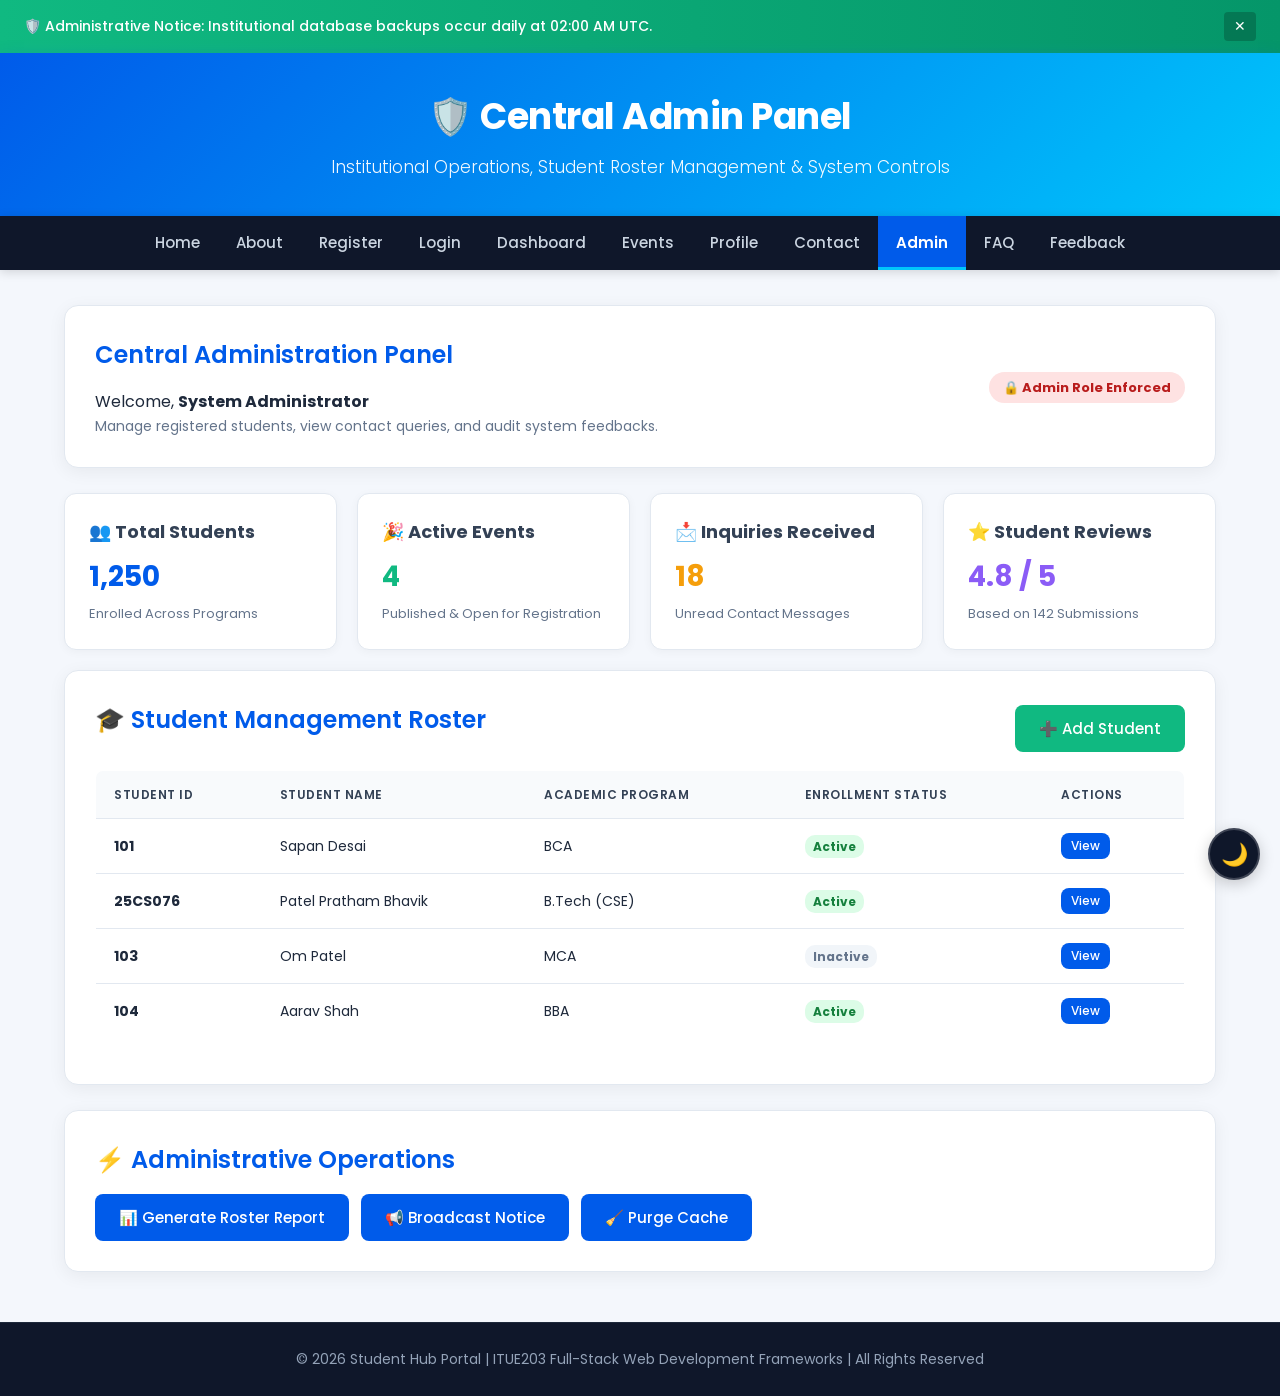
<file: admin.html>
<!DOCTYPE html>
<html lang="en">
<head>
    <meta charset="UTF-8">
    <meta name="viewport" content="width=device-width, initial-scale=1.0">
    <meta name="description" content="Central Administrator Control Panel">
    <title>Student Hub Portal - Admin</title>
    <link rel="stylesheet" href="style.css">
</head>
<body>
    <a href="#main-content" class="skip-link">Skip to Main Content</a>

    <div class="notification" id="notification" role="region" aria-label="Campus Announcement">
        <div>
            🛡️ Administrative Notice: Institutional database backups occur daily at 02:00 AM UTC.
        </div>
        <button onclick="closeBanner()" aria-label="Close Announcement Banner">✕</button>
    </div>

    <header role="banner">
        <h1>🛡️ Central Admin Panel</h1>
        <p>Institutional Operations, Student Roster Management & System Controls</p>
    </header>

    <nav role="navigation" aria-label="Primary Navigation">
        <div class="menu-btn" onclick="toggleMenu()" aria-label="Toggle navigation menu" role="button" tabindex="0">
            ☰
        </div>
        <div class="nav-links">
            <a href="index.html">Home</a>
            <a href="about.html">About</a>
            <a href="register.html">Register</a>
            <a href="login.html">Login</a>
            <a href="dashboard.html">Dashboard</a>
            <a href="events.html">Events</a>
            <a href="profile.html">Profile</a>
            <a href="contact.html">Contact</a>
            <a href="admin.html" class="active">Admin</a>
            <a href="faq.html">FAQ</a>
            <a href="feedback.html">Feedback</a>
        </div>
    </nav>

    <main id="main-content" class="container" role="main">
        <section class="card">
            <div style="display:flex;justify-content:space-between;align-items:center;flex-wrap:wrap;gap:15px;">
                <div>
                    <h2>Central Administration Panel</h2>
                    <p>Welcome, <strong>System Administrator</strong></p>
                    <p style="font-size:14px;color:#64748b;">Manage registered students, view contact queries, and audit system feedbacks.</p>
                </div>
                <div>
                    <span style="background:#fee2e2;color:#b91c1c;padding:6px 14px;border-radius:20px;font-size:13px;font-weight:bold;">
                        🔒 Admin Role Enforced
                    </span>
                </div>
            </div>
        </section>

        <!-- Metric Boxes -->
        <section class="dashboard" aria-label="Administrative Key Metrics">
            <div class="box">
                <h3>👥 Total Students</h3>
                <p style="font-size:28px;font-weight:bold;color:#005bea;">1,250</p>
                <span style="font-size:13px;color:#64748b;">Enrolled Across Programs</span>
            </div>
            <div class="box">
                <h3>🎉 Active Events</h3>
                <p style="font-size:28px;font-weight:bold;color:#10b981;">4</p>
                <span style="font-size:13px;color:#64748b;">Published & Open for Registration</span>
            </div>
            <div class="box">
                <h3>📩 Inquiries Received</h3>
                <p style="font-size:28px;font-weight:bold;color:#f59e0b;">18</p>
                <span style="font-size:13px;color:#64748b;">Unread Contact Messages</span>
            </div>
            <div class="box">
                <h3>⭐ Student Reviews</h3>
                <p style="font-size:28px;font-weight:bold;color:#8b5cf6;">4.8 / 5</p>
                <span style="font-size:13px;color:#64748b;">Based on 142 Submissions</span>
            </div>
        </section>

        <!-- Student Roster Table -->
        <section class="card">
            <div style="display:flex;justify-content:space-between;align-items:center;flex-wrap:wrap;gap:10px;margin-bottom:15px;">
                <h2>🎓 Student Management Roster</h2>
                <button type="button" onclick="openModal('Add Student Dialog: Enter Roll Number, Student Name, Program, and Contact to register new entry.', 'Create Student')" style="background:#10b981;">
                    ➕ Add Student
                </button>
            </div>

            <table>
                <thead>
                    <tr>
                        <th scope="col">Student ID</th>
                        <th scope="col">Student Name</th>
                        <th scope="col">Academic Program</th>
                        <th scope="col">Enrollment Status</th>
                        <th scope="col">Actions</th>
                    </tr>
                </thead>
                <tbody>
                    <tr>
                        <td><strong>101</strong></td>
                        <td>Sapan Desai</td>
                        <td>BCA</td>
                        <td><span style="background:#dcfce7;color:#15803d;padding:3px 8px;border-radius:10px;font-size:12px;font-weight:bold;">Active</span></td>
                        <td>
                            <button type="button" onclick="openModal('Viewing Record for Sapan Desai (ID: 101). Program: BCA.', 'Student Details')" style="padding:4px 10px;font-size:12px;">
                                View
                            </button>
                        </td>
                    </tr>
                    <tr>
                        <td><strong>25CS076</strong></td>
                        <td>Patel Pratham Bhavik</td>
                        <td>B.Tech (CSE)</td>
                        <td><span style="background:#dcfce7;color:#15803d;padding:3px 8px;border-radius:10px;font-size:12px;font-weight:bold;">Active</span></td>
                        <td>
                            <button type="button" onclick="openModal('Viewing Record for Patel Pratham Bhavik (ID: 25CS076). Program: B.Tech (CSE). Overall CGPA: 8.5.', 'Student Details')" style="padding:4px 10px;font-size:12px;">
                                View
                            </button>
                        </td>
                    </tr>
                    <tr>
                        <td><strong>103</strong></td>
                        <td>Om Patel</td>
                        <td>MCA</td>
                        <td><span style="background:#f1f5f9;color:#64748b;padding:3px 8px;border-radius:10px;font-size:12px;font-weight:bold;">Inactive</span></td>
                        <td>
                            <button type="button" onclick="openModal('Viewing Record for Om Patel (ID: 103). Program: MCA.', 'Student Details')" style="padding:4px 10px;font-size:12px;">
                                View
                            </button>
                        </td>
                    </tr>
                    <tr>
                        <td><strong>104</strong></td>
                        <td>Aarav Shah</td>
                        <td>BBA</td>
                        <td><span style="background:#dcfce7;color:#15803d;padding:3px 8px;border-radius:10px;font-size:12px;font-weight:bold;">Active</span></td>
                        <td>
                            <button type="button" onclick="openModal('Viewing Record for Aarav Shah (ID: 104). Program: BBA.', 'Student Details')" style="padding:4px 10px;font-size:12px;">
                                View
                            </button>
                        </td>
                    </tr>
                </tbody>
            </table>
        </section>

        <!-- Admin Quick Actions -->
        <section class="card">
            <h2>⚡ Administrative Operations</h2>
            <div style="display:flex;gap:12px;flex-wrap:wrap;margin-top:10px;">
                <button type="button" onclick="openModal('📄 Full Enrollment Report generated for Odd Semester 2026. Ready for CSV download.', 'Student Roster')">
                    📊 Generate Roster Report
                </button>
                <button type="button" onclick="openModal('📢 Broadcast Message: Announcement dispatched to all enrolled student emails.', 'Broadcast Notice')">
                    📢 Broadcast Notice
                </button>
                <button type="button" onclick="openModal('🛠️ System Cache Cleared and Session store optimized.', 'Cache Purge')">
                    🧹 Purge Cache
                </button>
            </div>
        </section>
    </main>

    <div class="modal" id="modal" role="dialog" aria-modal="true" aria-labelledby="modalTitle" style="display:none;">
        <div class="modal-content">
            <span class="close" onclick="closeModal()" aria-label="Close dialog">&times;</span>
            <h2 id="modalTitle">🎓 Notification</h2>
            <p id="modalText">Message goes here...</p>
            <br>
            <button type="button" onclick="closeModal()">Close</button>
        </div>
    </div>

    <button class="theme-btn" id="themeBtn" aria-label="Toggle dark mode theme">🌙</button>
    <button id="scrollTopBtn" onclick="scrollTopPage()" aria-label="Scroll back to top of page">⬆</button>

    <footer role="contentinfo">
        <p>© 2026 Student Hub Portal | ITUE203 Full-Stack Web Development Frameworks | All Rights Reserved</p>
    </footer>

    <script src="script.js"></script>
</body>
</html>
</file>
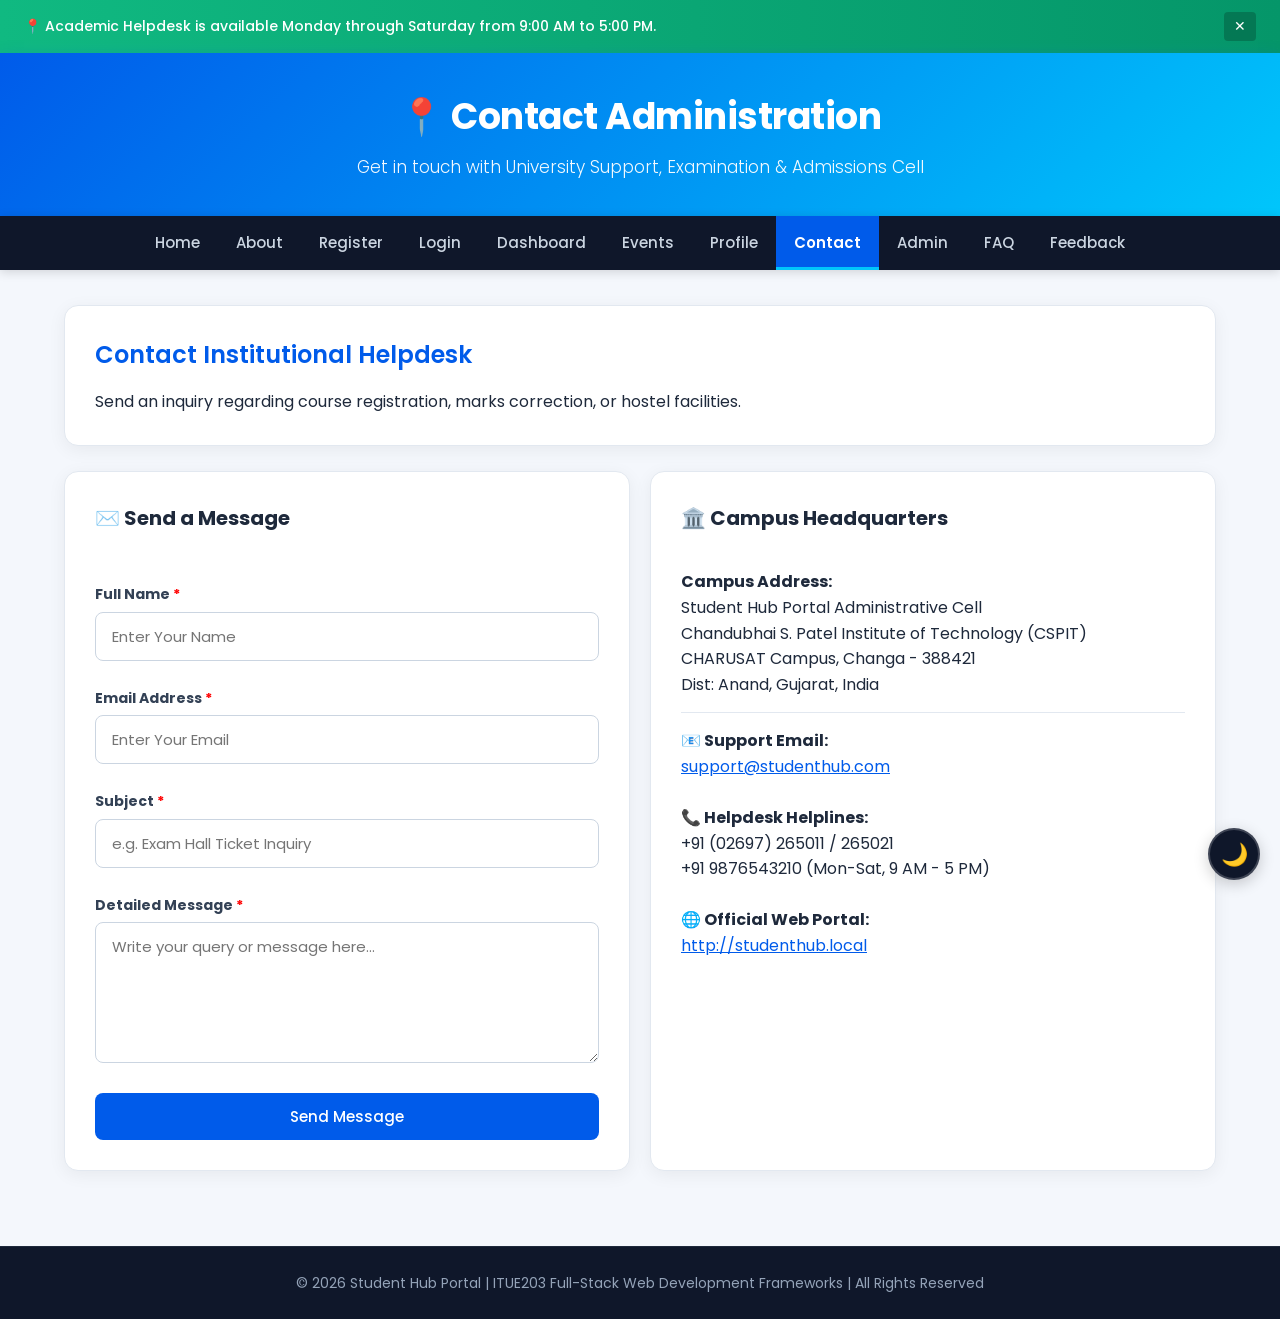
<file: contact.html>
<!DOCTYPE html>
<html lang="en">
<head>
    <meta charset="UTF-8">
    <meta name="viewport" content="width=device-width, initial-scale=1.0">
    <meta name="description" content="Contact University Administration and Support Desk">
    <title>Student Hub Portal - Contact</title>
    <link rel="stylesheet" href="style.css">
</head>
<body>
    <a href="#main-content" class="skip-link">Skip to Main Content</a>

    <div class="notification" id="notification" role="region" aria-label="Campus Announcement">
        <div>
            📍 Academic Helpdesk is available Monday through Saturday from 9:00 AM to 5:00 PM.
        </div>
        <button onclick="closeBanner()" aria-label="Close Announcement Banner">✕</button>
    </div>

    <header role="banner">
        <h1>📍 Contact Administration</h1>
        <p>Get in touch with University Support, Examination & Admissions Cell</p>
    </header>

    <nav role="navigation" aria-label="Primary Navigation">
        <div class="menu-btn" onclick="toggleMenu()" aria-label="Toggle navigation menu" role="button" tabindex="0">
            ☰
        </div>
        <div class="nav-links">
            <a href="index.html">Home</a>
            <a href="about.html">About</a>
            <a href="register.html">Register</a>
            <a href="login.html">Login</a>
            <a href="dashboard.html">Dashboard</a>
            <a href="events.html">Events</a>
            <a href="profile.html">Profile</a>
            <a href="contact.html" class="active">Contact</a>
            <a href="admin.html">Admin</a>
            <a href="faq.html">FAQ</a>
            <a href="feedback.html">Feedback</a>
        </div>
    </nav>

    <main id="main-content" class="container" role="main">
        <div class="card">
            <h2>Contact Institutional Helpdesk</h2>
            <p>Send an inquiry regarding course registration, marks correction, or hostel facilities.</p>
        </div>

        <div style="display:grid;grid-template-columns:repeat(auto-fit, minmax(300px, 1fr));gap:20px;">
            <!-- Contact Form -->
            <div class="card">
                <h3>✉️ Send a Message</h3>
                <br>
                <form id="contactForm" novalidate>
                    <label for="contactName"><strong>Full Name <span style="color:red;">*</span></strong></label>
                    <input type="text" id="contactName" name="name" placeholder="Enter Your Name" required autocomplete="name">

                    <label for="contactEmail"><strong>Email Address <span style="color:red;">*</span></strong></label>
                    <input type="email" id="contactEmail" name="email" placeholder="Enter Your Email" required autocomplete="email">

                    <label for="contactSubject"><strong>Subject <span style="color:red;">*</span></strong></label>
                    <input type="text" id="contactSubject" name="subject" placeholder="e.g. Exam Hall Ticket Inquiry" required>

                    <label for="contactMessage"><strong>Detailed Message <span style="color:red;">*</span></strong></label>
                    <textarea id="contactMessage" name="message" rows="5" placeholder="Write your query or message here..." required></textarea>

                    <button type="submit" id="contactBtn" style="margin-top:10px;width:100%;">Send Message</button>
                </form>
            </div>

            <!-- Campus Information -->
            <div class="card">
                <h3>🏛️ Campus Headquarters</h3>
                <br>
                <p><strong>Campus Address:</strong><br>
                Student Hub Portal Administrative Cell<br>
                Chandubhai S. Patel Institute of Technology (CSPIT)<br>
                CHARUSAT Campus, Changa - 388421<br>
                Dist: Anand, Gujarat, India</p>

                <hr style="margin:15px 0;border:0;border-top:1px solid #e2e8f0;">

                <p><strong>📧 Support Email:</strong><br>
                <a href="mailto:support@studenthub.com" style="color:#005bea;">support@studenthub.com</a></p>

                <br>
                <p><strong>📞 Helpdesk Helplines:</strong><br>
                +91 (02697) 265011 / 265021<br>
                +91 9876543210 (Mon-Sat, 9 AM - 5 PM)</p>

                <br>
                <p><strong>🌐 Official Web Portal:</strong><br>
                <a href="http://studenthub.local" style="color:#005bea;">http://studenthub.local</a></p>
            </div>
        </div>
    </main>

    <div class="modal" id="modal" role="dialog" aria-modal="true" aria-labelledby="modalTitle" style="display:none;">
        <div class="modal-content">
            <span class="close" onclick="closeModal()" aria-label="Close dialog">&times;</span>
            <h2 id="modalTitle">🎓 Notification</h2>
            <p id="modalText">Message goes here...</p>
            <br>
            <button type="button" onclick="closeModal()">Close</button>
        </div>
    </div>

    <button class="theme-btn" id="themeBtn" aria-label="Toggle dark mode theme">🌙</button>
    <button id="scrollTopBtn" onclick="scrollTopPage()" aria-label="Scroll back to top of page">⬆</button>

    <footer role="contentinfo">
        <p>© 2026 Student Hub Portal | ITUE203 Full-Stack Web Development Frameworks | All Rights Reserved</p>
    </footer>

    <script src="script.js"></script>
</body>
</html>
</file>
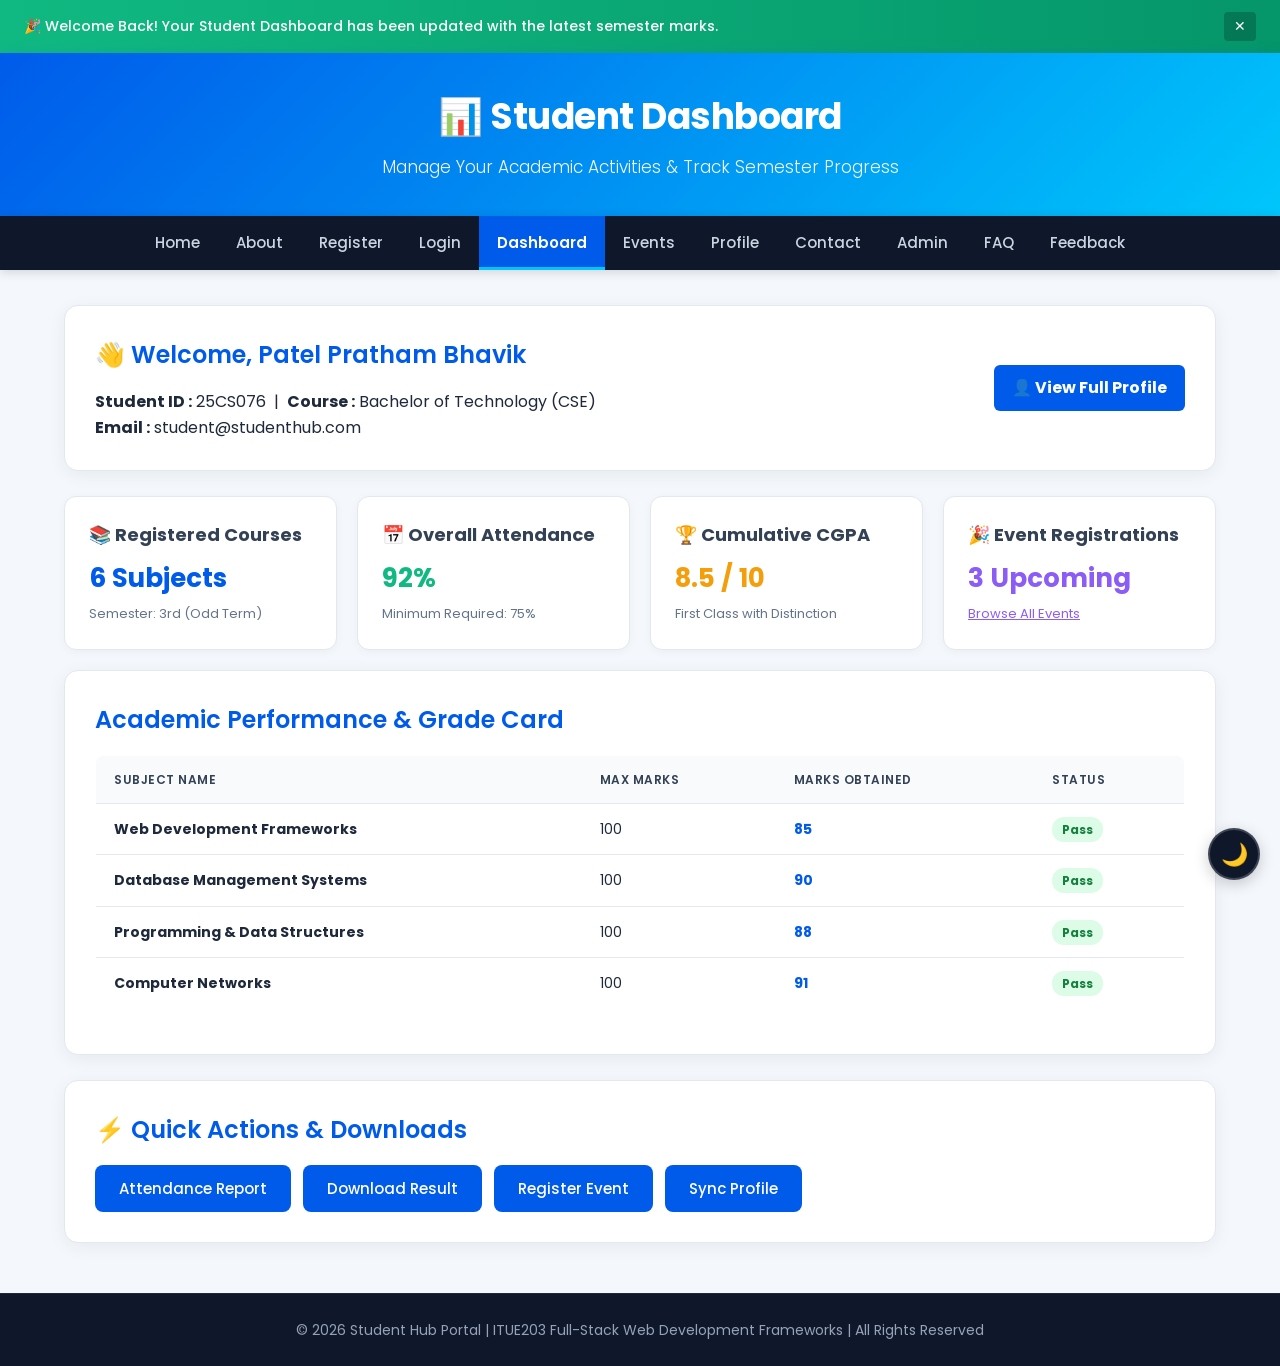
<file: dashboard.html>
<!DOCTYPE html>
<html lang="en">
<head>
    <meta charset="UTF-8">
    <meta name="viewport" content="width=device-width, initial-scale=1.0">
    <meta name="description" content="Student Academic Dashboard">
    <title>Student Hub Portal - Dashboard</title>
    <link rel="stylesheet" href="style.css">
</head>
<body>
    <a href="#main-content" class="skip-link">Skip to Main Content</a>

    <div class="notification" id="notification" role="region" aria-label="Campus Announcement">
        <div>
            🎉 Welcome Back! Your Student Dashboard has been updated with the latest semester marks.
        </div>
        <button onclick="closeBanner()" aria-label="Close Announcement Banner">✕</button>
    </div>

    <header role="banner">
        <h1>📊 Student Dashboard</h1>
        <p>Manage Your Academic Activities & Track Semester Progress</p>
    </header>

    <nav role="navigation" aria-label="Primary Navigation">
        <div class="menu-btn" onclick="toggleMenu()" aria-label="Toggle navigation menu" role="button" tabindex="0">
            ☰
        </div>
        <div class="nav-links">
            <a href="index.html">Home</a>
            <a href="about.html">About</a>
            <a href="register.html">Register</a>
            <a href="login.html">Login</a>
            <a href="dashboard.html" class="active">Dashboard</a>
            <a href="events.html">Events</a>
            <a href="profile.html">Profile</a>
            <a href="contact.html">Contact</a>
            <a href="admin.html">Admin</a>
            <a href="faq.html">FAQ</a>
            <a href="feedback.html">Feedback</a>
        </div>
    </nav>

    <main id="main-content" class="container" role="main">
        <!-- Student Identity Card -->
        <section class="card">
            <div style="display:flex;justify-content:space-between;align-items:center;flex-wrap:wrap;gap:15px;">
                <div>
                    <h2>👋 Welcome, <span class="profile-name">Patel Pratham Bhavik</span></h2>
                    <p><strong>Student ID :</strong> <span class="profile-id">25CS076</span> &nbsp;|&nbsp; <strong>Course :</strong> Bachelor of Technology (CSE)</p>
                    <p><strong>Email :</strong> <span class="profile-email">student@studenthub.com</span></p>
                </div>
                <div>
                    <a href="profile.html" style="background:#005bea;color:white;padding:10px 18px;border-radius:6px;text-decoration:none;display:inline-block;font-weight:bold;">
                        👤 View Full Profile
                    </a>
                </div>
            </div>
        </section>

        <!-- Metrics Grid -->
        <section class="dashboard" aria-label="Performance Metrics">
            <div class="box">
                <h3>📚 Registered Courses</h3>
                <p style="font-size:26px;font-weight:bold;color:#005bea;">6 Subjects</p>
                <span style="font-size:13px;color:#64748b;">Semester: 3rd (Odd Term)</span>
            </div>
            <div class="box">
                <h3>📅 Overall Attendance</h3>
                <p style="font-size:26px;font-weight:bold;color:#10b981;">92%</p>
                <span style="font-size:13px;color:#64748b;">Minimum Required: 75%</span>
            </div>
            <div class="box">
                <h3>🏆 Cumulative CGPA</h3>
                <p style="font-size:26px;font-weight:bold;color:#f59e0b;">8.5 / 10</p>
                <span style="font-size:13px;color:#64748b;">First Class with Distinction</span>
            </div>
            <div class="box">
                <h3>🎉 Event Registrations</h3>
                <p style="font-size:26px;font-weight:bold;color:#8b5cf6;">3 Upcoming</p>
                <span style="font-size:13px;color:#64748b;"><a href="events.html" style="color:#8b5cf6;text-decoration:underline;">Browse All Events</a></span>
            </div>
        </section>

        <!-- Academic Performance Table -->
        <section class="card">
            <h2>Academic Performance & Grade Card</h2>
            <table>
                <thead>
                    <tr>
                        <th scope="col">Subject Name</th>
                        <th scope="col">Max Marks</th>
                        <th scope="col">Marks Obtained</th>
                        <th scope="col">Status</th>
                    </tr>
                </thead>
                <tbody>
                    <tr>
                        <td><strong>Web Development Frameworks</strong></td>
                        <td>100</td>
                        <td><span style="font-weight:bold;color:#005bea;">85</span></td>
                        <td><span style="background:#dcfce7;color:#15803d;padding:4px 10px;border-radius:12px;font-size:12px;font-weight:bold;">Pass</span></td>
                    </tr>
                    <tr>
                        <td><strong>Database Management Systems</strong></td>
                        <td>100</td>
                        <td><span style="font-weight:bold;color:#005bea;">90</span></td>
                        <td><span style="background:#dcfce7;color:#15803d;padding:4px 10px;border-radius:12px;font-size:12px;font-weight:bold;">Pass</span></td>
                    </tr>
                    <tr>
                        <td><strong>Programming & Data Structures</strong></td>
                        <td>100</td>
                        <td><span style="font-weight:bold;color:#005bea;">88</span></td>
                        <td><span style="background:#dcfce7;color:#15803d;padding:4px 10px;border-radius:12px;font-size:12px;font-weight:bold;">Pass</span></td>
                    </tr>
                    <tr>
                        <td><strong>Computer Networks</strong></td>
                        <td>100</td>
                        <td><span style="font-weight:bold;color:#005bea;">91</span></td>
                        <td><span style="background:#dcfce7;color:#15803d;padding:4px 10px;border-radius:12px;font-size:12px;font-weight:bold;">Pass</span></td>
                    </tr>
                </tbody>
            </table>
        </section>

        <!-- Quick Action Buttons -->
        <section class="card">
            <h2>⚡ Quick Actions & Downloads</h2>
            <div style="display:flex;gap:12px;flex-wrap:wrap;margin-top:10px;">
                <button type="button" onclick="openModal('📄 Attendance Transcript: Current attendance rate 92%. Status: Eligible for University Exams.', 'Attendance Report')">
                    Attendance Report
                </button>
                <button type="button" onclick="openModal('📥 Result Download Started! Your Grade Card PDF has been dispatched.', 'Download Result')">
                    Download Result
                </button>
                <button type="button" onclick="location.href='events.html'">
                    Register Event
                </button>
                <button type="button" onclick="openModal('✅ Profile details successfully synced across the student hub network.', 'Profile Sync')">
                    Sync Profile
                </button>
            </div>
        </section>
    </main>

    <div class="modal" id="modal" role="dialog" aria-modal="true" aria-labelledby="modalTitle" style="display:none;">
        <div class="modal-content">
            <span class="close" onclick="closeModal()" aria-label="Close dialog">&times;</span>
            <h2 id="modalTitle">🎓 Notification</h2>
            <p id="modalText">Message goes here...</p>
            <br>
            <button type="button" onclick="closeModal()">Close</button>
        </div>
    </div>

    <button class="theme-btn" id="themeBtn" aria-label="Toggle dark mode theme">🌙</button>
    <button id="scrollTopBtn" onclick="scrollTopPage()" aria-label="Scroll back to top of page">⬆</button>

    <footer role="contentinfo">
        <p>© 2026 Student Hub Portal | ITUE203 Full-Stack Web Development Frameworks | All Rights Reserved</p>
    </footer>

    <script src="script.js"></script>
</body>
</html>
</file>
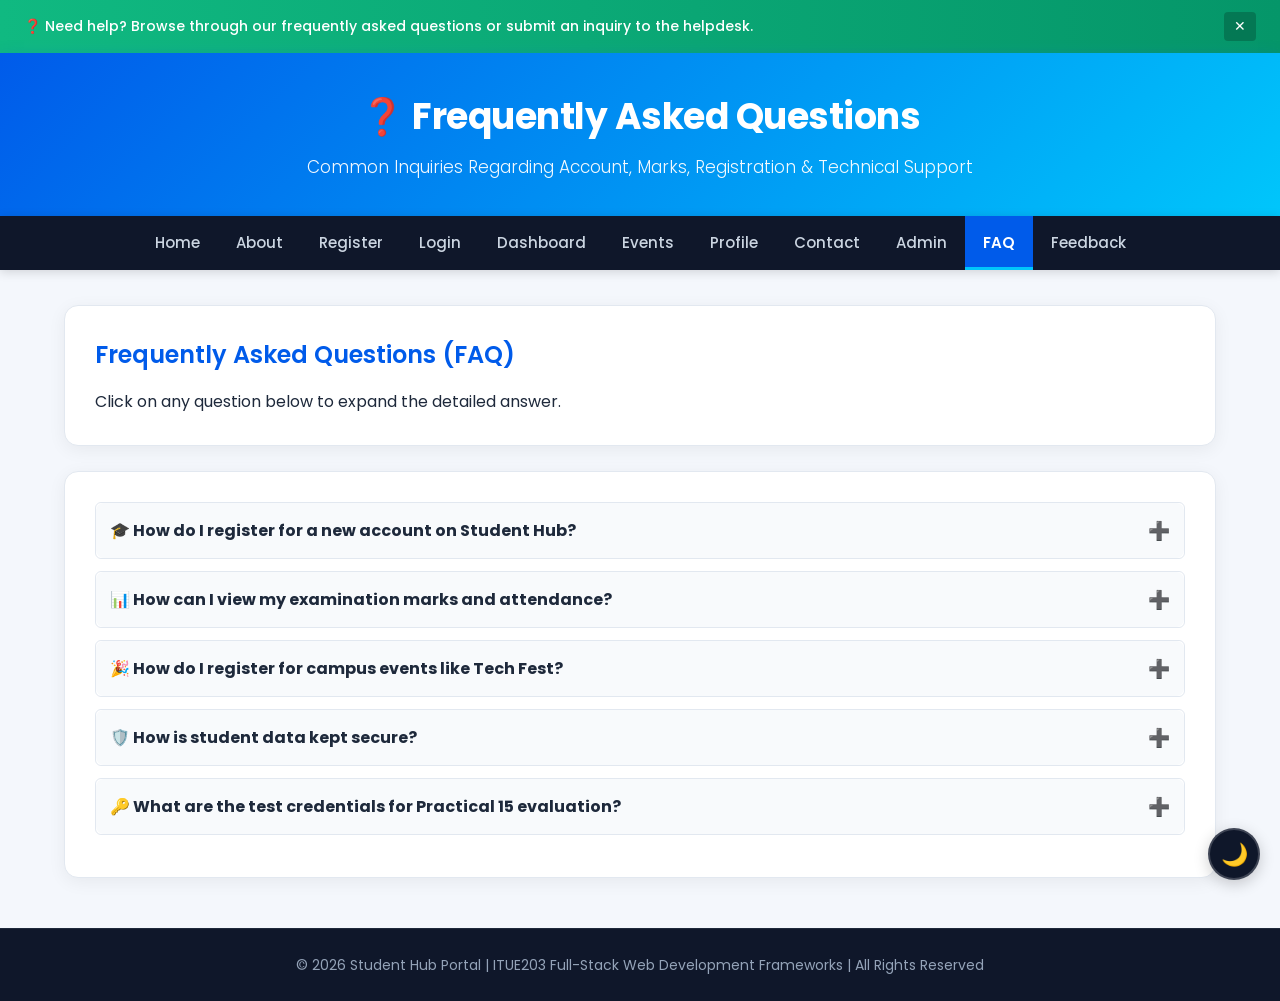
<file: faq.html>
<!DOCTYPE html>
<html lang="en">
<head>
    <meta charset="UTF-8">
    <meta name="viewport" content="width=device-width, initial-scale=1.0">
    <meta name="description" content="Frequently Asked Questions about Student Hub Portal">
    <title>Student Hub Portal - FAQ</title>
    <link rel="stylesheet" href="style.css">
</head>
<body>
    <a href="#main-content" class="skip-link">Skip to Main Content</a>

    <div class="notification" id="notification" role="region" aria-label="Campus Announcement">
        <div>
            ❓ Need help? Browse through our frequently asked questions or submit an inquiry to the helpdesk.
        </div>
        <button onclick="closeBanner()" aria-label="Close Announcement Banner">✕</button>
    </div>

    <header role="banner">
        <h1>❓ Frequently Asked Questions</h1>
        <p>Common Inquiries Regarding Account, Marks, Registration & Technical Support</p>
    </header>

    <nav role="navigation" aria-label="Primary Navigation">
        <div class="menu-btn" onclick="toggleMenu()" aria-label="Toggle navigation menu" role="button" tabindex="0">
            ☰
        </div>
        <div class="nav-links">
            <a href="index.html">Home</a>
            <a href="about.html">About</a>
            <a href="register.html">Register</a>
            <a href="login.html">Login</a>
            <a href="dashboard.html">Dashboard</a>
            <a href="events.html">Events</a>
            <a href="profile.html">Profile</a>
            <a href="contact.html">Contact</a>
            <a href="admin.html">Admin</a>
            <a href="faq.html" class="active">FAQ</a>
            <a href="feedback.html">Feedback</a>
        </div>
    </nav>

    <main id="main-content" class="container" role="main">
        <div class="card">
            <h2>Frequently Asked Questions (FAQ)</h2>
            <p>Click on any question below to expand the detailed answer.</p>
        </div>

        <div class="card">
            <div class="faq-item" style="margin-bottom:12px;border:1px solid #e2e8f0;border-radius:6px;overflow:hidden;">
                <button class="faq-question" style="width:100%;text-align:left;background:#f8fafc;padding:14px;border:none;cursor:pointer;font-size:16px;font-weight:bold;color:#1e293b;display:flex;justify-content:space-between;align-items:center;" aria-expanded="false">
                    <span>🎓 How do I register for a new account on Student Hub?</span>
                    <span class="faq-icon" style="font-size:18px;">➕</span>
                </button>
                <div class="faq-answer" style="display:none;padding:15px;background:#ffffff;border-top:1px solid #e2e8f0;color:#475569;line-height:1.6;">
                    Navigate to the <a href="register.html" style="color:#005bea;font-weight:bold;">Register Page</a>, fill in your Full Name, Email, Student ID/Roll Number, select your academic program, provide a mobile number, create a secure password (at least 6 characters), and submit. You can immediately log in with your credentials.
                </div>
            </div>

            <div class="faq-item" style="margin-bottom:12px;border:1px solid #e2e8f0;border-radius:6px;overflow:hidden;">
                <button class="faq-question" style="width:100%;text-align:left;background:#f8fafc;padding:14px;border:none;cursor:pointer;font-size:16px;font-weight:bold;color:#1e293b;display:flex;justify-content:space-between;align-items:center;" aria-expanded="false">
                    <span>📊 How can I view my examination marks and attendance?</span>
                    <span class="faq-icon" style="font-size:18px;">➕</span>
                </button>
                <div class="faq-answer" style="display:none;padding:15px;background:#ffffff;border-top:1px solid #e2e8f0;color:#475569;line-height:1.6;">
                    Once logged in, go to the <a href="dashboard.html" style="color:#005bea;font-weight:bold;">Student Dashboard</a>. You will see your overall attendance percentage, cumulative CGPA, and a breakdown table of marks obtained across all semester courses pulled directly from the central database.
                </div>
            </div>

            <div class="faq-item" style="margin-bottom:12px;border:1px solid #e2e8f0;border-radius:6px;overflow:hidden;">
                <button class="faq-question" style="width:100%;text-align:left;background:#f8fafc;padding:14px;border:none;cursor:pointer;font-size:16px;font-weight:bold;color:#1e293b;display:flex;justify-content:space-between;align-items:center;" aria-expanded="false">
                    <span>🎉 How do I register for campus events like Tech Fest?</span>
                    <span class="faq-icon" style="font-size:18px;">➕</span>
                </button>
                <div class="faq-answer" style="display:none;padding:15px;background:#ffffff;border-top:1px solid #e2e8f0;color:#475569;line-height:1.6;">
                    Visit the <a href="events.html" style="color:#005bea;font-weight:bold;">Events Page</a> to view all scheduled events, dates, venues, and descriptions. Click the "Register Now" button next to any event. The system will save your participation via AJAX and mark it as registered in your profile.
                </div>
            </div>

            <div class="faq-item" style="margin-bottom:12px;border:1px solid #e2e8f0;border-radius:6px;overflow:hidden;">
                <button class="faq-question" style="width:100%;text-align:left;background:#f8fafc;padding:14px;border:none;cursor:pointer;font-size:16px;font-weight:bold;color:#1e293b;display:flex;justify-content:space-between;align-items:center;" aria-expanded="false">
                    <span>🛡️ How is student data kept secure?</span>
                    <span class="faq-icon" style="font-size:18px;">➕</span>
                </button>
                <div class="faq-answer" style="display:none;padding:15px;background:#ffffff;border-top:1px solid #e2e8f0;color:#475569;line-height:1.6;">
                    StudentHub uses industry best practices: passwords are encrypted using BCrypt one-way hashing (`password_hash`), all database queries use PDO prepared statements to completely mitigate SQL Injection, HTML output is sanitized against XSS, and role-based access control prevents unauthorized access to administrative endpoints.
                </div>
            </div>

            <div class="faq-item" style="margin-bottom:12px;border:1px solid #e2e8f0;border-radius:6px;overflow:hidden;">
                <button class="faq-question" style="width:100%;text-align:left;background:#f8fafc;padding:14px;border:none;cursor:pointer;font-size:16px;font-weight:bold;color:#1e293b;display:flex;justify-content:space-between;align-items:center;" aria-expanded="false">
                    <span>🔑 What are the test credentials for Practical 15 evaluation?</span>
                    <span class="faq-icon" style="font-size:18px;">➕</span>
                </button>
                <div class="faq-answer" style="display:none;padding:15px;background:#ffffff;border-top:1px solid #e2e8f0;color:#475569;line-height:1.6;">
                    For evaluation and grading:
                    <ul>
                        <li><strong>Student Account:</strong> Student ID: <code>25CS076</code> | Password: <code>Student@123</code></li>
                        <li><strong>Admin Account:</strong> Admin ID: <code>ADMIN01</code> | Password: <code>Admin@123</code></li>
                    </ul>
                </div>
            </div>
        </div>
    </main>

    <div class="modal" id="modal" role="dialog" aria-modal="true" aria-labelledby="modalTitle" style="display:none;">
        <div class="modal-content">
            <span class="close" onclick="closeModal()" aria-label="Close dialog">&times;</span>
            <h2 id="modalTitle">🎓 Notification</h2>
            <p id="modalText">Message goes here...</p>
            <br>
            <button type="button" onclick="closeModal()">Close</button>
        </div>
    </div>

    <button class="theme-btn" id="themeBtn" aria-label="Toggle dark mode theme">🌙</button>
    <button id="scrollTopBtn" onclick="scrollTopPage()" aria-label="Scroll back to top of page">⬆</button>

    <footer role="contentinfo">
        <p>© 2026 Student Hub Portal | ITUE203 Full-Stack Web Development Frameworks | All Rights Reserved</p>
    </footer>

    <script src="script.js"></script>
</body>
</html>
</file>
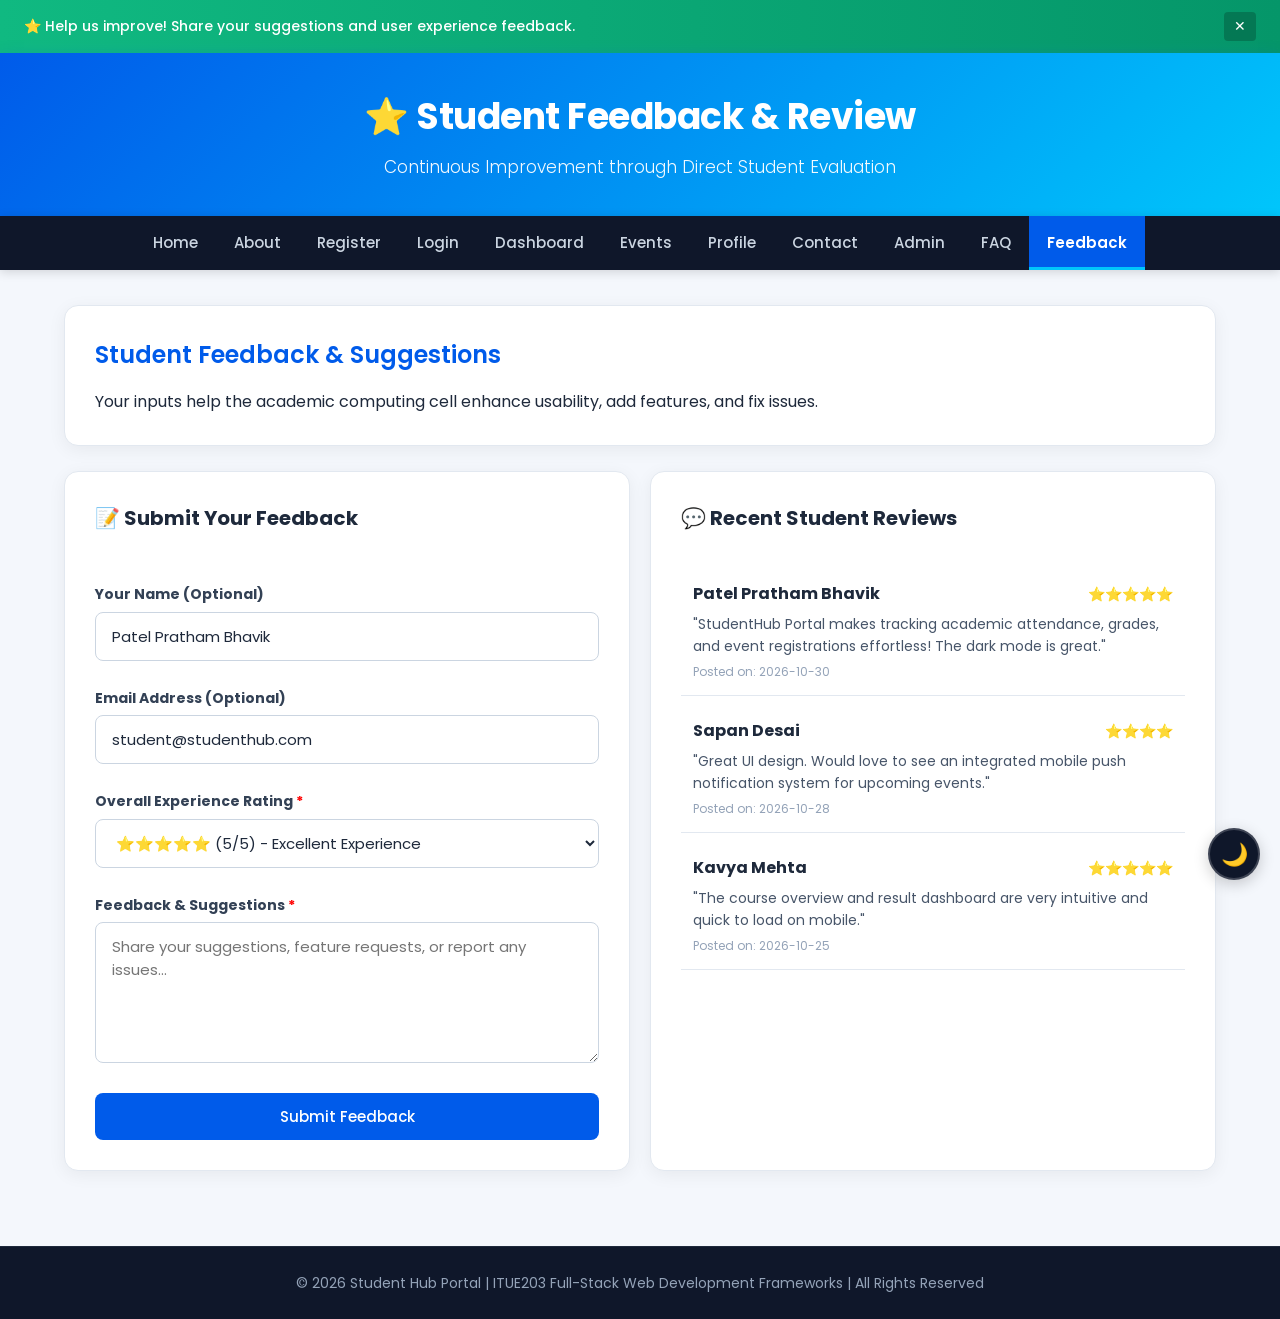
<file: feedback.html>
<!DOCTYPE html>
<html lang="en">
<head>
    <meta charset="UTF-8">
    <meta name="viewport" content="width=device-width, initial-scale=1.0">
    <meta name="description" content="Portal Feedback and Student Review System">
    <title>Student Hub Portal - Feedback</title>
    <link rel="stylesheet" href="style.css">
</head>
<body>
    <a href="#main-content" class="skip-link">Skip to Main Content</a>

    <div class="notification" id="notification" role="region" aria-label="Campus Announcement">
        <div>
            ⭐ Help us improve! Share your suggestions and user experience feedback.
        </div>
        <button onclick="closeBanner()" aria-label="Close Announcement Banner">✕</button>
    </div>

    <header role="banner">
        <h1>⭐ Student Feedback & Review</h1>
        <p>Continuous Improvement through Direct Student Evaluation</p>
    </header>

    <nav role="navigation" aria-label="Primary Navigation">
        <div class="menu-btn" onclick="toggleMenu()" aria-label="Toggle navigation menu" role="button" tabindex="0">
            ☰
        </div>
        <div class="nav-links">
            <a href="index.html">Home</a>
            <a href="about.html">About</a>
            <a href="register.html">Register</a>
            <a href="login.html">Login</a>
            <a href="dashboard.html">Dashboard</a>
            <a href="events.html">Events</a>
            <a href="profile.html">Profile</a>
            <a href="contact.html">Contact</a>
            <a href="admin.html">Admin</a>
            <a href="faq.html">FAQ</a>
            <a href="feedback.html" class="active">Feedback</a>
        </div>
    </nav>

    <main id="main-content" class="container" role="main">
        <div class="card">
            <h2>Student Feedback & Suggestions</h2>
            <p>Your inputs help the academic computing cell enhance usability, add features, and fix issues.</p>
        </div>

        <div style="display:grid;grid-template-columns:repeat(auto-fit, minmax(320px, 1fr));gap:20px;">
            <!-- Feedback Form -->
            <div class="card">
                <h3>📝 Submit Your Feedback</h3>
                <br>
                <form id="feedbackForm" novalidate>
                    <label for="fbName"><strong>Your Name (Optional)</strong></label>
                    <input type="text" id="fbName" name="name" placeholder="Enter Your Name" autocomplete="name" value="Patel Pratham Bhavik">

                    <label for="fbEmail"><strong>Email Address (Optional)</strong></label>
                    <input type="email" id="fbEmail" name="email" placeholder="Enter Your Email" autocomplete="email" value="student@studenthub.com">

                    <label for="fbRating"><strong>Overall Experience Rating <span style="color:red;">*</span></strong></label>
                    <select id="fbRating" name="rating" required>
                        <option value="5" selected>⭐⭐⭐⭐⭐ (5/5) - Excellent Experience</option>
                        <option value="4">⭐⭐⭐⭐ (4/5) - Very Good</option>
                        <option value="3">⭐⭐⭐ (3/5) - Good / Satisfactory</option>
                        <option value="2">⭐⭐ (2/5) - Needs Improvement</option>
                        <option value="1">⭐ (1/5) - Poor Experience</option>
                    </select>

                    <label for="fbComments"><strong>Feedback & Suggestions <span style="color:red;">*</span></strong></label>
                    <textarea id="fbComments" name="comments" rows="5" placeholder="Share your suggestions, feature requests, or report any issues..." required></textarea>

                    <button type="submit" id="feedbackBtn" style="margin-top:10px;width:100%;">Submit Feedback</button>
                </form>
            </div>

            <!-- Recent Reviews -->
            <div class="card">
                <h3>💬 Recent Student Reviews</h3>
                <br>
                <div id="recentFeedbackList">
                    <div style="padding:12px;border-bottom:1px solid #e2e8f0;margin-bottom:10px;">
                        <div style="display:flex;justify-content:space-between;align-items:center;">
                            <strong>Patel Pratham Bhavik</strong>
                            <span style="color:#f59e0b;font-size:14px;">⭐⭐⭐⭐⭐</span>
                        </div>
                        <p style="margin-top:6px;font-size:14px;color:#475569;">
                            "StudentHub Portal makes tracking academic attendance, grades, and event registrations effortless! The dark mode is great."
                        </p>
                        <span style="font-size:12px;color:#94a3b8;">Posted on: 2026-10-30</span>
                    </div>

                    <div style="padding:12px;border-bottom:1px solid #e2e8f0;margin-bottom:10px;">
                        <div style="display:flex;justify-content:space-between;align-items:center;">
                            <strong>Sapan Desai</strong>
                            <span style="color:#f59e0b;font-size:14px;">⭐⭐⭐⭐</span>
                        </div>
                        <p style="margin-top:6px;font-size:14px;color:#475569;">
                            "Great UI design. Would love to see an integrated mobile push notification system for upcoming events."
                        </p>
                        <span style="font-size:12px;color:#94a3b8;">Posted on: 2026-10-28</span>
                    </div>

                    <div style="padding:12px;border-bottom:1px solid #e2e8f0;margin-bottom:10px;">
                        <div style="display:flex;justify-content:space-between;align-items:center;">
                            <strong>Kavya Mehta</strong>
                            <span style="color:#f59e0b;font-size:14px;">⭐⭐⭐⭐⭐</span>
                        </div>
                        <p style="margin-top:6px;font-size:14px;color:#475569;">
                            "The course overview and result dashboard are very intuitive and quick to load on mobile."
                        </p>
                        <span style="font-size:12px;color:#94a3b8;">Posted on: 2026-10-25</span>
                    </div>
                </div>
            </div>
        </div>
    </main>

    <div class="modal" id="modal" role="dialog" aria-modal="true" aria-labelledby="modalTitle" style="display:none;">
        <div class="modal-content">
            <span class="close" onclick="closeModal()" aria-label="Close dialog">&times;</span>
            <h2 id="modalTitle">🎓 Notification</h2>
            <p id="modalText">Message goes here...</p>
            <br>
            <button type="button" onclick="closeModal()">Close</button>
        </div>
    </div>

    <button class="theme-btn" id="themeBtn" aria-label="Toggle dark mode theme">🌙</button>
    <button id="scrollTopBtn" onclick="scrollTopPage()" aria-label="Scroll back to top of page">⬆</button>

    <footer role="contentinfo">
        <p>© 2026 Student Hub Portal | ITUE203 Full-Stack Web Development Frameworks | All Rights Reserved</p>
    </footer>

    <script src="script.js"></script>
</body>
</html>
</file>
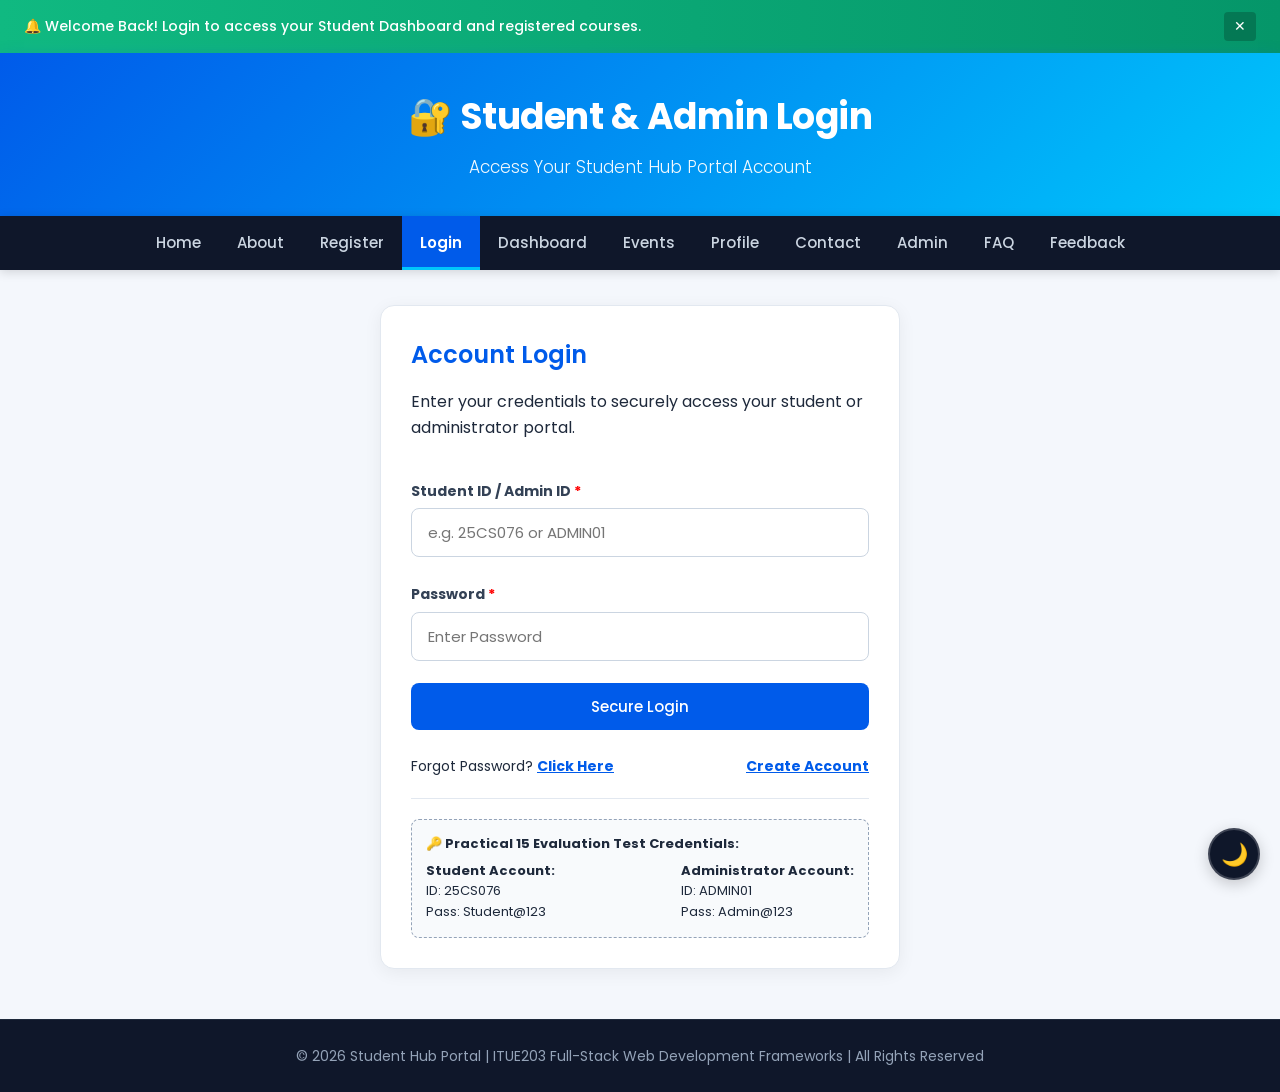
<file: login.html>
<!DOCTYPE html>
<html lang="en">
<head>
    <meta charset="UTF-8">
    <meta name="viewport" content="width=device-width, initial-scale=1.0">
    <meta name="description" content="Secure Login for Student Hub Portal">
    <title>Student Hub Portal - Login</title>
    <link rel="stylesheet" href="style.css">
</head>
<body>
    <a href="#main-content" class="skip-link">Skip to Main Content</a>

    <div class="notification" id="notification" role="region" aria-label="Campus Announcement">
        <div>
            🔔 Welcome Back! Login to access your Student Dashboard and registered courses.
        </div>
        <button onclick="closeBanner()" aria-label="Close Announcement Banner">✕</button>
    </div>

    <header role="banner">
        <h1>🔐 Student & Admin Login</h1>
        <p>Access Your Student Hub Portal Account</p>
    </header>

    <nav role="navigation" aria-label="Primary Navigation">
        <div class="menu-btn" onclick="toggleMenu()" aria-label="Toggle navigation menu" role="button" tabindex="0">
            ☰
        </div>
        <div class="nav-links">
            <a href="index.html">Home</a>
            <a href="about.html">About</a>
            <a href="register.html">Register</a>
            <a href="login.html" class="active">Login</a>
            <a href="dashboard.html">Dashboard</a>
            <a href="events.html">Events</a>
            <a href="profile.html">Profile</a>
            <a href="contact.html">Contact</a>
            <a href="admin.html">Admin</a>
            <a href="faq.html">FAQ</a>
            <a href="feedback.html">Feedback</a>
        </div>
    </nav>

    <main id="main-content" class="container" role="main">
        <div class="card" style="max-width: 520px; margin: 0 auto;">
            <h2>Account Login</h2>
            <p>Enter your credentials to securely access your student or administrator portal.</p>
            <br>

            <form id="loginForm" novalidate>
                <label for="loginStudentId"><strong>Student ID / Admin ID <span style="color:red;">*</span></strong></label>
                <input type="text" id="loginStudentId" name="studentId" placeholder="e.g. 25CS076 or ADMIN01" required autocomplete="username">

                <label for="loginPassword"><strong>Password <span style="color:red;">*</span></strong></label>
                <input type="password" id="loginPassword" name="password" placeholder="Enter Password" required autocomplete="current-password">

                <button type="submit" id="loginBtn" style="margin-top:10px;width:100%;">Secure Login</button>
            </form>

            <br>
            <div style="display:flex;justify-content:space-between;font-size:14px;">
                <p>
                    Forgot Password? <a href="#" onclick="openModal('Password Reset: A temporary password reset link will be dispatched to your registered institutional email.', 'Password Recovery')" style="color:#005bea;font-weight:bold;">Click Here</a>
                </p>
                <p>
                    <a href="register.html" style="color:#005bea;font-weight:bold;">Create Account</a>
                </p>
            </div>

            <hr style="margin:20px 0;border:0;border-top:1px solid #e2e8f0;">

            <!-- Test Credentials for Practical 15 Viva Evaluation -->
            <div style="background:#f8fafc;padding:14px;border-radius:8px;border:1px dashed #94a3b8;font-size:13px;">
                <strong>🔑 Practical 15 Evaluation Test Credentials:</strong>
                <div style="margin-top:6px;display:flex;justify-content:space-between;flex-wrap:wrap;gap:10px;">
                    <div>
                        <strong>Student Account:</strong><br>
                        ID: <code>25CS076</code><br>
                        Pass: <code>Student@123</code>
                    </div>
                    <div>
                        <strong>Administrator Account:</strong><br>
                        ID: <code>ADMIN01</code><br>
                        Pass: <code>Admin@123</code>
                    </div>
                </div>
            </div>
        </div>
    </main>

    <div class="modal" id="modal" role="dialog" aria-modal="true" aria-labelledby="modalTitle" style="display:none;">
        <div class="modal-content">
            <span class="close" onclick="closeModal()" aria-label="Close dialog">&times;</span>
            <h2 id="modalTitle">🎓 Notification</h2>
            <p id="modalText">Message goes here...</p>
            <br>
            <button type="button" onclick="closeModal()">Close</button>
        </div>
    </div>

    <button class="theme-btn" id="themeBtn" aria-label="Toggle dark mode theme">🌙</button>
    <button id="scrollTopBtn" onclick="scrollTopPage()" aria-label="Scroll back to top of page">⬆</button>

    <footer role="contentinfo">
        <p>© 2026 Student Hub Portal | ITUE203 Full-Stack Web Development Frameworks | All Rights Reserved</p>
    </footer>

    <script src="script.js"></script>
</body>
</html>
</file>
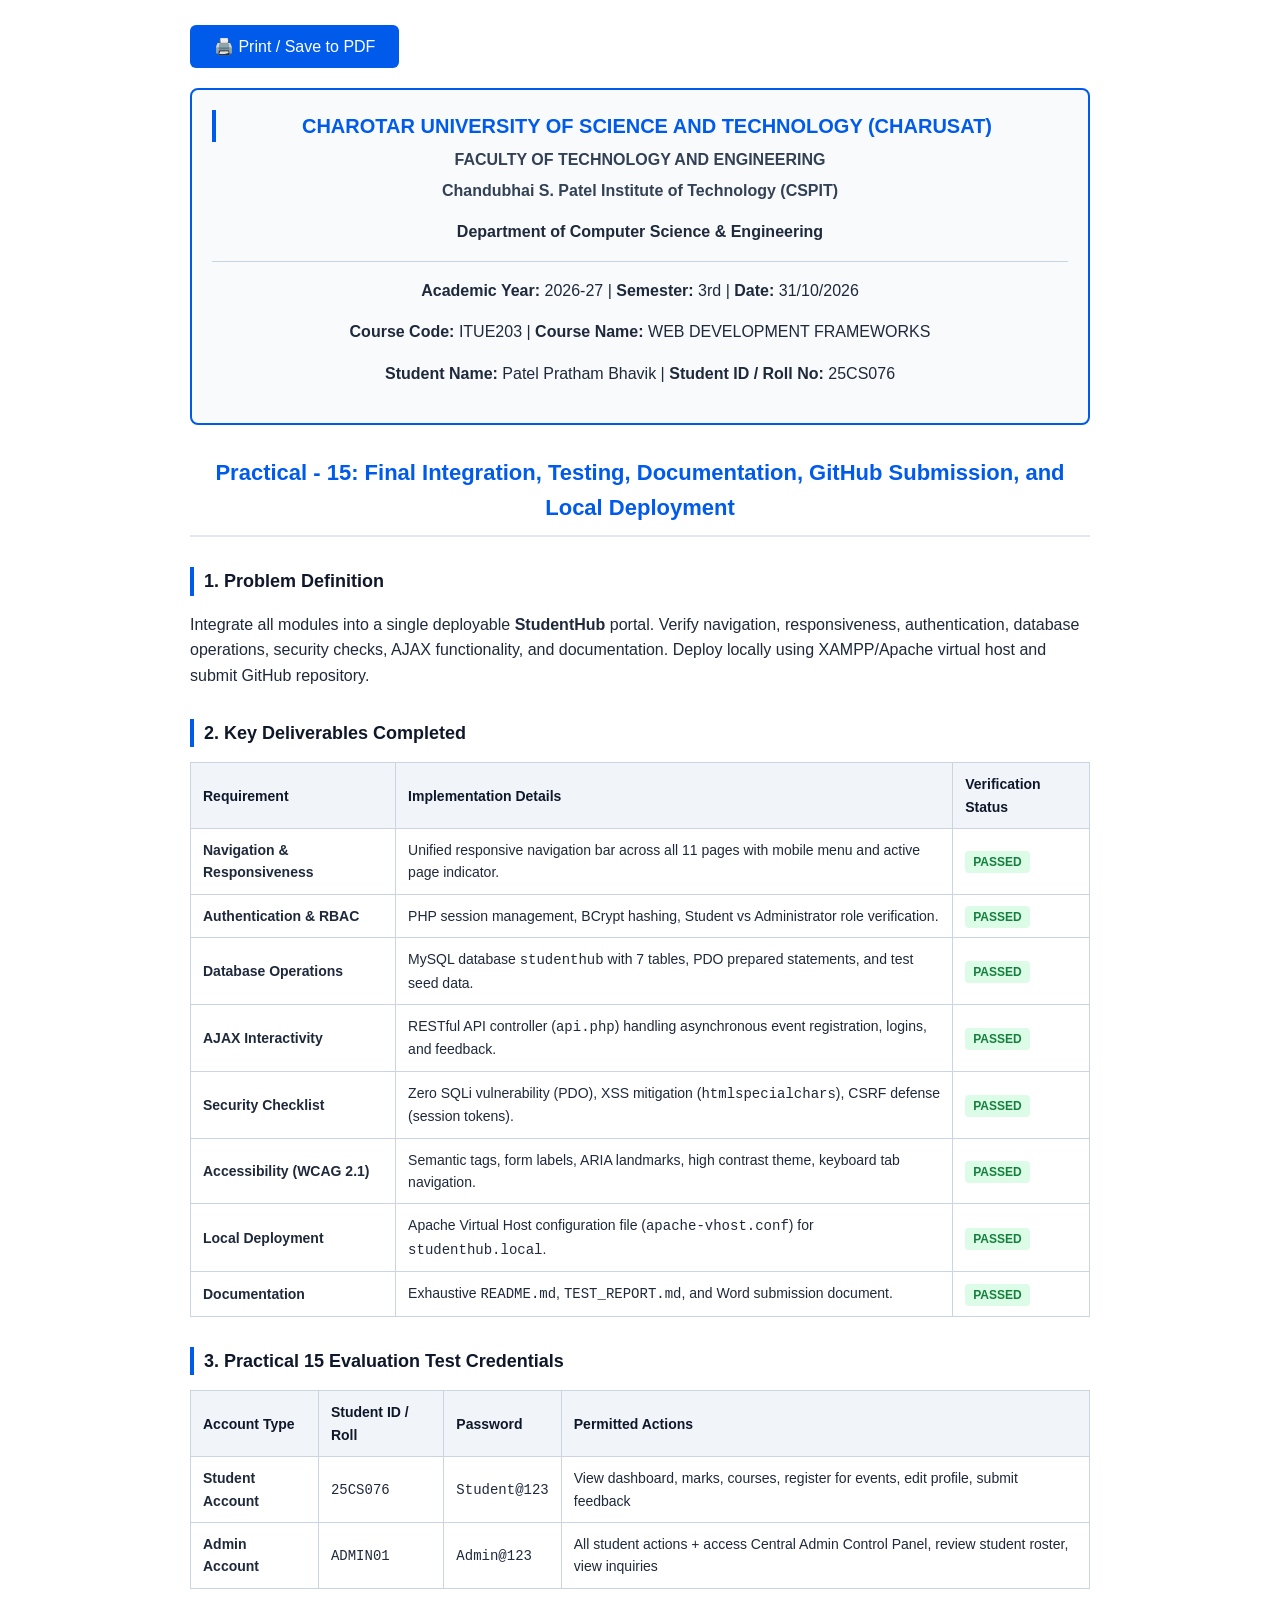
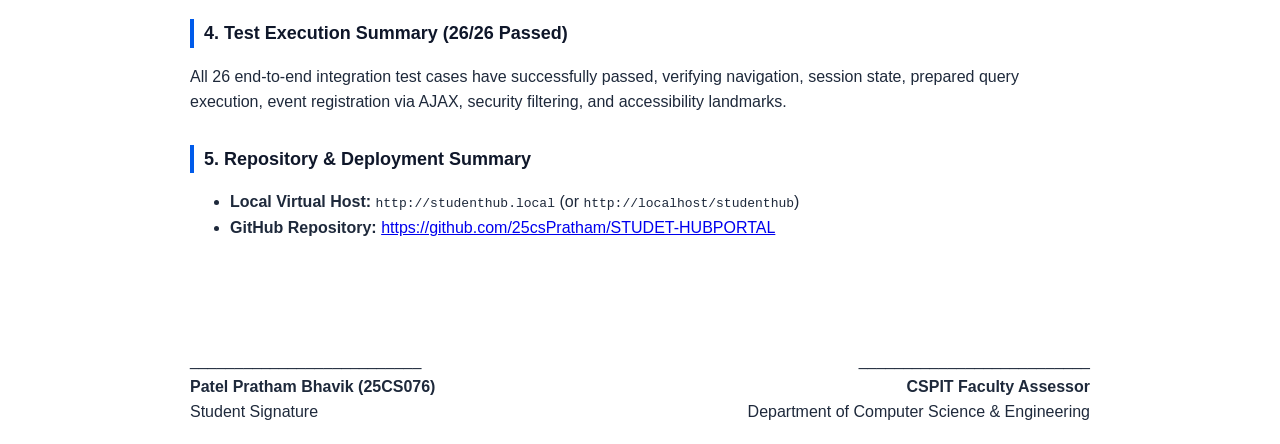
<file: PRACTICAL_15_SUBMISSION.html>
<!DOCTYPE html>
<html lang="en">
<head>
    <meta charset="UTF-8">
    <meta name="viewport" content="width=device-width, initial-scale=1.0">
    <title>ITUE203 - Practical 15 Submission - 25CS076</title>
    <style>
        @page { size: A4; margin: 20mm; }
        body { font-family: 'Segoe UI', Tahoma, Geneva, Verdana, sans-serif; line-height: 1.6; color: #1e293b; max-width: 900px; margin: 0 auto; padding: 25px; background: #fff; }
        .header-box { border: 2px solid #005bea; padding: 20px; text-align: center; border-radius: 8px; background: #f8fafc; margin-bottom: 25px; }
        .header-box h2 { margin: 0; color: #005bea; font-size: 20px; }
        .header-box h3 { margin: 5px 0; color: #334155; font-size: 16px; }
        h1 { color: #005bea; text-align: center; border-bottom: 2px solid #e2e8f0; padding-bottom: 10px; margin-top: 30px; font-size: 22px; }
        h2 { color: #0f172a; border-left: 4px solid #005bea; padding-left: 10px; margin-top: 30px; font-size: 18px; }
        table { width: 100%; border-collapse: collapse; margin: 15px 0; font-size: 14px; }
        th, td { border: 1px solid #cbd5e1; padding: 10px 12px; text-align: left; }
        th { background: #f1f5f9; color: #0f172a; font-weight: 600; }
        .badge { padding: 4px 8px; border-radius: 4px; font-weight: bold; font-size: 12px; }
        .badge-pass { background: #dcfce7; color: #15803d; }
        pre { background: #0f172a; color: #f8fafc; padding: 15px; border-radius: 6px; overflow-x: auto; font-size: 13px; font-family: Consolas, monospace; }
        .print-btn { background: #005bea; color: white; border: none; padding: 12px 24px; border-radius: 6px; font-size: 16px; cursor: pointer; margin-bottom: 20px; }
        @media print { .print-btn { display: none; } }
    </style>
</head>
<body>
    <button class="print-btn" onclick="window.print()">🖨️ Print / Save to PDF</button>

    <div class="header-box">
        <h2>CHAROTAR UNIVERSITY OF SCIENCE AND TECHNOLOGY (CHARUSAT)</h2>
        <h3>FACULTY OF TECHNOLOGY AND ENGINEERING</h3>
        <h3>Chandubhai S. Patel Institute of Technology (CSPIT)</h3>
        <p><strong>Department of Computer Science &amp; Engineering</strong></p>
        <hr style="border:0;border-top:1px solid #cbd5e1;margin:12px 0;">
        <p><strong>Academic Year:</strong> 2026-27 | <strong>Semester:</strong> 3rd | <strong>Date:</strong> 31/10/2026</p>
        <p><strong>Course Code:</strong> ITUE203 | <strong>Course Name:</strong> WEB DEVELOPMENT FRAMEWORKS</p>
        <p><strong>Student Name:</strong> Patel Pratham Bhavik | <strong>Student ID / Roll No:</strong> 25CS076</p>
    </div>

    <h1>Practical - 15: Final Integration, Testing, Documentation, GitHub Submission, and Local Deployment</h1>

    <h2>1. Problem Definition</h2>
    <p>Integrate all modules into a single deployable <strong>StudentHub</strong> portal. Verify navigation, responsiveness, authentication, database operations, security checks, AJAX functionality, and documentation. Deploy locally using XAMPP/Apache virtual host and submit GitHub repository.</p>

    <h2>2. Key Deliverables Completed</h2>
    <table>
        <thead>
            <tr>
                <th>Requirement</th>
                <th>Implementation Details</th>
                <th>Verification Status</th>
            </tr>
        </thead>
        <tbody>
            <tr>
                <td><strong>Navigation &amp; Responsiveness</strong></td>
                <td>Unified responsive navigation bar across all 11 pages with mobile menu and active page indicator.</td>
                <td><span class="badge badge-pass">PASSED</span></td>
            </tr>
            <tr>
                <td><strong>Authentication &amp; RBAC</strong></td>
                <td>PHP session management, BCrypt hashing, Student vs Administrator role verification.</td>
                <td><span class="badge badge-pass">PASSED</span></td>
            </tr>
            <tr>
                <td><strong>Database Operations</strong></td>
                <td>MySQL database <code>studenthub</code> with 7 tables, PDO prepared statements, and test seed data.</td>
                <td><span class="badge badge-pass">PASSED</span></td>
            </tr>
            <tr>
                <td><strong>AJAX Interactivity</strong></td>
                <td>RESTful API controller (<code>api.php</code>) handling asynchronous event registration, logins, and feedback.</td>
                <td><span class="badge badge-pass">PASSED</span></td>
            </tr>
            <tr>
                <td><strong>Security Checklist</strong></td>
                <td>Zero SQLi vulnerability (PDO), XSS mitigation (<code>htmlspecialchars</code>), CSRF defense (session tokens).</td>
                <td><span class="badge badge-pass">PASSED</span></td>
            </tr>
            <tr>
                <td><strong>Accessibility (WCAG 2.1)</strong></td>
                <td>Semantic tags, form labels, ARIA landmarks, high contrast theme, keyboard tab navigation.</td>
                <td><span class="badge badge-pass">PASSED</span></td>
            </tr>
            <tr>
                <td><strong>Local Deployment</strong></td>
                <td>Apache Virtual Host configuration file (<code>apache-vhost.conf</code>) for <code>studenthub.local</code>.</td>
                <td><span class="badge badge-pass">PASSED</span></td>
            </tr>
            <tr>
                <td><strong>Documentation</strong></td>
                <td>Exhaustive <code>README.md</code>, <code>TEST_REPORT.md</code>, and Word submission document.</td>
                <td><span class="badge badge-pass">PASSED</span></td>
            </tr>
        </tbody>
    </table>

    <h2>3. Practical 15 Evaluation Test Credentials</h2>
    <table>
        <thead>
            <tr><th>Account Type</th><th>Student ID / Roll</th><th>Password</th><th>Permitted Actions</th></tr>
        </thead>
        <tbody>
            <tr><td><strong>Student Account</strong></td><td><code>25CS076</code></td><td><code>Student@123</code></td><td>View dashboard, marks, courses, register for events, edit profile, submit feedback</td></tr>
            <tr><td><strong>Admin Account</strong></td><td><code>ADMIN01</code></td><td><code>Admin@123</code></td><td>All student actions + access Central Admin Control Panel, review student roster, view inquiries</td></tr>
        </tbody>
    </table>

    <h2>4. Test Execution Summary (26/26 Passed)</h2>
    <p>All 26 end-to-end integration test cases have successfully passed, verifying navigation, session state, prepared query execution, event registration via AJAX, security filtering, and accessibility landmarks.</p>

    <h2>5. Repository &amp; Deployment Summary</h2>
    <ul>
        <li><strong>Local Virtual Host:</strong> <code>http://studenthub.local</code> (or <code>http://localhost/studenthub</code>)</li>
        <li><strong>GitHub Repository:</strong> <a href="https://github.com/25csPratham/STUDET-HUBPORTAL">https://github.com/25csPratham/STUDET-HUBPORTAL</a></li>
    </ul>

    <br><br>
    <div style="display:flex;justify-content:space-between;margin-top:40px;">
        <div>
            __________________________<br>
            <strong>Patel Pratham Bhavik (25CS076)</strong><br>
            Student Signature
        </div>
        <div style="text-align:right;">
            __________________________<br>
            <strong>CSPIT Faculty Assessor</strong><br>
            Department of Computer Science &amp; Engineering
        </div>
    </div>
</body>
</html>
</file>
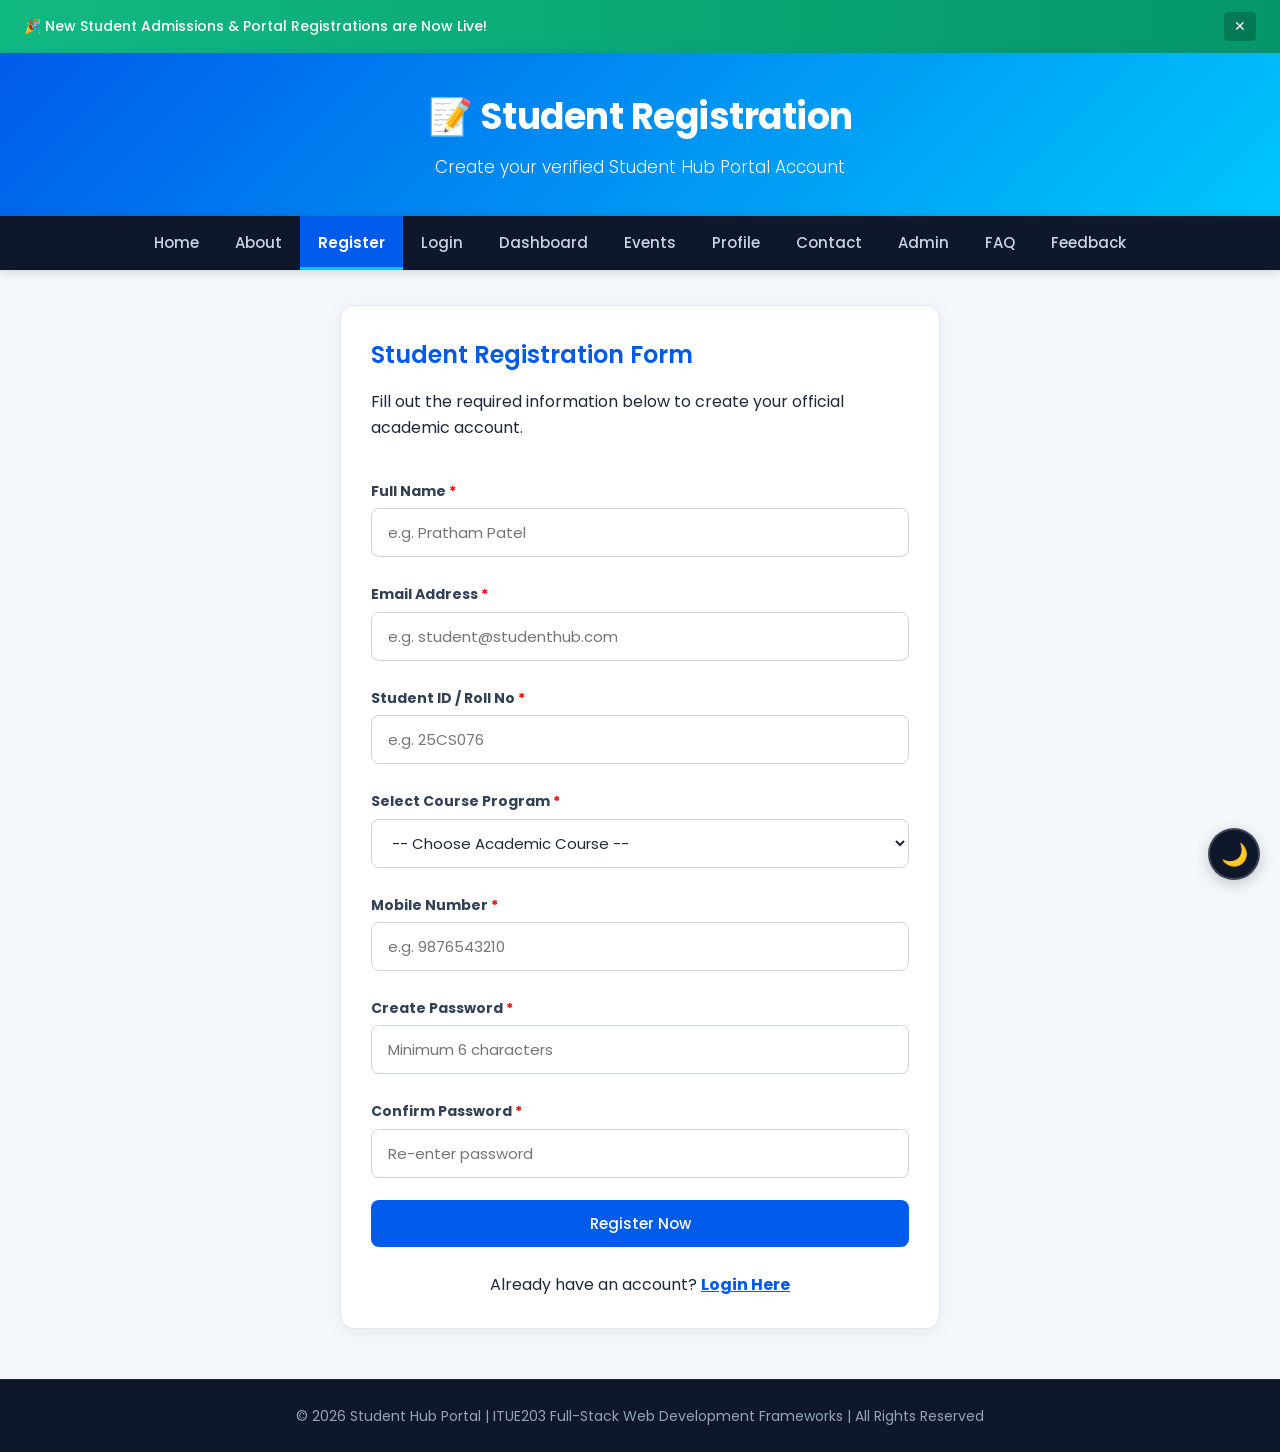
<file: register.html>
<!DOCTYPE html>
<html lang="en">
<head>
    <meta charset="UTF-8">
    <meta name="viewport" content="width=device-width, initial-scale=1.0">
    <meta name="description" content="Student Registration Form for Student Hub Portal">
    <title>Student Hub Portal - Register</title>
    <link rel="stylesheet" href="style.css">
</head>
<body>
    <a href="#main-content" class="skip-link">Skip to Main Content</a>

    <div class="notification" id="notification" role="region" aria-label="Campus Announcement">
        <div>
            🎉 New Student Admissions & Portal Registrations are Now Live!
        </div>
        <button onclick="closeBanner()" aria-label="Close Announcement Banner">✕</button>
    </div>

    <header role="banner">
        <h1>📝 Student Registration</h1>
        <p>Create your verified Student Hub Portal Account</p>
    </header>

    <nav role="navigation" aria-label="Primary Navigation">
        <div class="menu-btn" onclick="toggleMenu()" aria-label="Toggle navigation menu" role="button" tabindex="0">
            ☰
        </div>
        <div class="nav-links">
            <a href="index.html">Home</a>
            <a href="about.html">About</a>
            <a href="register.html" class="active">Register</a>
            <a href="login.html">Login</a>
            <a href="dashboard.html">Dashboard</a>
            <a href="events.html">Events</a>
            <a href="profile.html">Profile</a>
            <a href="contact.html">Contact</a>
            <a href="admin.html">Admin</a>
            <a href="faq.html">FAQ</a>
            <a href="feedback.html">Feedback</a>
        </div>
    </nav>

    <main id="main-content" class="container" role="main">
        <div class="card" style="max-width: 600px; margin: 0 auto;">
            <h2>Student Registration Form</h2>
            <p>Fill out the required information below to create your official academic account.</p>
            <br>

            <form id="registerForm" novalidate>
                <label for="name"><strong>Full Name <span style="color:red;">*</span></strong></label>
                <input type="text" id="name" name="name" placeholder="e.g. Pratham Patel" required autocomplete="name">

                <label for="email"><strong>Email Address <span style="color:red;">*</span></strong></label>
                <input type="email" id="email" name="email" placeholder="e.g. student@studenthub.com" required autocomplete="email">

                <label for="studentId"><strong>Student ID / Roll No <span style="color:red;">*</span></strong></label>
                <input type="text" id="studentId" name="studentId" placeholder="e.g. 25CS076" required autocomplete="username">

                <label for="course"><strong>Select Course Program <span style="color:red;">*</span></strong></label>
                <select id="course" name="course" required>
                    <option value="">-- Choose Academic Course --</option>
                    <option value="B.Tech">B.Tech (Computer Science & Engineering)</option>
                    <option value="BCA">BCA (Bachelor of Computer Applications)</option>
                    <option value="MCA">MCA (Master of Computer Applications)</option>
                    <option value="BBA">BBA (Business Administration)</option>
                    <option value="MBA">MBA (Master of Business Administration)</option>
                </select>

                <label for="phone"><strong>Mobile Number <span style="color:red;">*</span></strong></label>
                <input type="tel" id="phone" name="phone" placeholder="e.g. 9876543210" required autocomplete="tel">

                <label for="password"><strong>Create Password <span style="color:red;">*</span></strong></label>
                <input type="password" id="password" name="password" placeholder="Minimum 6 characters" required autocomplete="new-password">

                <label for="confirmPassword"><strong>Confirm Password <span style="color:red;">*</span></strong></label>
                <input type="password" id="confirmPassword" name="confirmPassword" placeholder="Re-enter password" required autocomplete="new-password">

                <button type="submit" id="registerBtn" style="margin-top:10px;width:100%;">Register Now</button>
            </form>

            <br>
            <p style="text-align:center;">
                Already have an account? <a href="login.html" style="color:#005bea;font-weight:bold;">Login Here</a>
            </p>
        </div>
    </main>

    <div class="modal" id="modal" role="dialog" aria-modal="true" aria-labelledby="modalTitle" style="display:none;">
        <div class="modal-content">
            <span class="close" onclick="closeModal()" aria-label="Close dialog">&times;</span>
            <h2 id="modalTitle">🎓 Notification</h2>
            <p id="modalText">Message goes here...</p>
            <br>
            <button type="button" onclick="closeModal()">Close</button>
        </div>
    </div>

    <button class="theme-btn" id="themeBtn" aria-label="Toggle dark mode theme">🌙</button>
    <button id="scrollTopBtn" onclick="scrollTopPage()" aria-label="Scroll back to top of page">⬆</button>

    <footer role="contentinfo">
        <p>© 2026 Student Hub Portal | ITUE203 Full-Stack Web Development Frameworks | All Rights Reserved</p>
    </footer>

    <script src="script.js"></script>
</body>
</html>
</file>
<file: style.css>
/* =======================================================
   STUDENT HUB PORTAL - MASTER STYLESHEET
   Course: ITUE203 - Web Development Frameworks
   Practical 15: Full Integration, Accessibility & Responsiveness
   ======================================================= */

@import url('https://fonts.googleapis.com/css2?family=Poppins:wght@300;400;500;600;700&display=swap');

* {
    margin: 0;
    padding: 0;
    box-sizing: border-box;
    font-family: 'Poppins', -apple-system, BlinkMacSystemFont, 'Segoe UI', Roboto, sans-serif;
}

html {
    scroll-behavior: smooth;
}

body {
    background: #f4f7fc;
    color: #1e293b;
    line-height: 1.6;
    transition: background-color 0.3s ease, color 0.3s ease;
}

.skip-link {
    position: absolute;
    top: -50px;
    left: 20px;
    background: #005bea;
    color: #ffffff;
    padding: 10px 18px;
    z-index: 10000;
    text-decoration: none;
    font-weight: 600;
    border-radius: 4px;
    transition: top 0.2s ease;
}

.skip-link:focus {
    top: 15px;
    outline: 3px solid #ffffff;
}

a:focus-visible,
button:focus-visible,
input:focus-visible,
select:focus-visible,
textarea:focus-visible {
    outline: 3px solid #005bea;
    outline-offset: 2px;
}

.notification {
    background: linear-gradient(90deg, #10b981, #059669);
    color: #ffffff;
    padding: 12px 24px;
    display: flex;
    justify-content: space-between;
    align-items: center;
    font-size: 14px;
    font-weight: 500;
    box-shadow: 0 2px 8px rgba(0,0,0,0.1);
}

.notification button {
    background: rgba(0, 0, 0, 0.2);
    color: #ffffff;
    border: none;
    border-radius: 4px;
    padding: 4px 10px;
    cursor: pointer;
    font-size: 14px;
    transition: 0.2s;
}

.notification button:hover {
    background: rgba(0, 0, 0, 0.4);
}

header {
    background: linear-gradient(135deg, #005bea 0%, #00c6fb 100%);
    color: #ffffff;
    text-align: center;
    padding: 35px 20px;
    box-shadow: 0 4px 15px rgba(0, 91, 234, 0.25);
}

header h1 {
    font-size: 36px;
    font-weight: 700;
    margin-bottom: 8px;
    letter-spacing: -0.5px;
}

header p {
    font-size: 17px;
    opacity: 0.95;
    font-weight: 300;
}

nav {
    background: #0f172a;
    display: flex;
    justify-content: center;
    align-items: center;
    position: sticky;
    top: 0;
    z-index: 990;
    box-shadow: 0 2px 10px rgba(0,0,0,0.15);
}

.nav-links {
    display: flex;
    flex-wrap: wrap;
    align-items: center;
    justify-content: center;
}

nav a {
    color: #cbd5e1;
    text-decoration: none;
    padding: 15px 18px;
    font-size: 15px;
    font-weight: 500;
    display: inline-block;
    transition: all 0.25s ease;
}

nav a:hover {
    background: #005bea;
    color: #ffffff;
}

nav a.active {
    background: #005bea;
    color: #ffffff;
    font-weight: 600;
    box-shadow: inset 0 -3px 0 #00c6fb;
}

.menu-btn {
    display: none;
    color: #ffffff;
    font-size: 26px;
    cursor: pointer;
    padding: 14px 20px;
}

.container {
    width: 90%;
    max-width: 1200px;
    margin: 35px auto;
}

.card {
    background: #ffffff;
    padding: 30px;
    margin-bottom: 25px;
    border-radius: 14px;
    box-shadow: 0 4px 18px rgba(0, 0, 0, 0.06);
    border: 1px solid #e2e8f0;
    transition: transform 0.25s ease, box-shadow 0.25s ease;
}

.card:hover {
    transform: translateY(-3px);
    box-shadow: 0 10px 25px rgba(0, 0, 0, 0.1);
}

.card h2 {
    color: #005bea;
    font-size: 24px;
    margin-bottom: 15px;
    font-weight: 600;
}

.card h3 {
    color: #1e293b;
    font-size: 20px;
    margin-bottom: 10px;
}

.dashboard {
    display: grid;
    grid-template-columns: repeat(auto-fit, minmax(220px, 1fr));
    gap: 20px;
    margin: 20px 0;
}

.box {
    background: #ffffff;
    padding: 24px;
    border-radius: 12px;
    border: 1px solid #e2e8f0;
    box-shadow: 0 2px 10px rgba(0,0,0,0.04);
    transition: all 0.25s ease;
}

.box:hover {
    transform: translateY(-4px);
    box-shadow: 0 8px 20px rgba(0,0,0,0.08);
}

.box h3 {
    font-size: 18px;
    color: #334155;
    margin-bottom: 8px;
}

button,
.btn {
    background: #005bea;
    color: #ffffff;
    border: none;
    padding: 12px 24px;
    border-radius: 8px;
    cursor: pointer;
    font-size: 15px;
    font-weight: 500;
    display: inline-block;
    text-decoration: none;
    transition: background 0.2s ease, transform 0.1s ease;
}

button:hover,
.btn:hover {
    background: #0044b3;
}

button:active,
.btn:active {
    transform: scale(0.98);
}

label {
    display: block;
    margin-top: 14px;
    margin-bottom: 6px;
    font-size: 14px;
    color: #334155;
}

input,
select,
textarea {
    width: 100%;
    padding: 12px 16px;
    margin-bottom: 12px;
    border: 1px solid #cbd5e1;
    border-radius: 8px;
    font-size: 15px;
    background: #ffffff;
    color: #1e293b;
    transition: border 0.2s, box-shadow 0.2s;
}

input:focus,
select:focus,
textarea:focus {
    border-color: #005bea;
    box-shadow: 0 0 0 3px rgba(0, 91, 234, 0.15);
    outline: none;
}

table {
    width: 100%;
    border-collapse: collapse;
    margin: 15px 0;
    background: #ffffff;
    border-radius: 8px;
    overflow: hidden;
    border: 1px solid #e2e8f0;
}

table th,
table td {
    padding: 14px 18px;
    text-align: left;
    border-bottom: 1px solid #e2e8f0;
    font-size: 14px;
}

table th {
    background: #f8fafc;
    color: #334155;
    font-weight: 600;
    text-transform: uppercase;
    font-size: 12px;
    letter-spacing: 0.5px;
}

table tbody tr:hover {
    background: #f1f5f9;
}

.slider {
    position: relative;
    overflow: hidden;
    border-radius: 14px;
    margin: 25px 0;
    box-shadow: 0 4px 15px rgba(0,0,0,0.1);
}

.slide {
    display: none;
    animation: fadeIn 0.6s ease;
}

.slide img {
    width: 100%;
    max-height: 420px;
    object-fit: cover;
    display: block;
}

.active-slide {
    display: block;
}

@keyframes fadeIn {
    from { opacity: 0.3; }
    to { opacity: 1; }
}

.prev,
.next {
    position: absolute;
    top: 50%;
    transform: translateY(-50%);
    background: rgba(15, 23, 42, 0.7);
    color: #ffffff;
    border: none;
    padding: 12px 18px;
    cursor: pointer;
    font-size: 20px;
    border-radius: 4px;
    user-select: none;
    transition: 0.2s;
}

.prev { left: 15px; }
.next { right: 15px; }

.prev:hover,
.next:hover {
    background: #005bea;
}

.modal {
    display: none;
    position: fixed;
    inset: 0;
    width: 100%;
    height: 100%;
    background: rgba(15, 23, 42, 0.65);
    backdrop-filter: blur(4px);
    justify-content: center;
    align-items: center;
    z-index: 1000;
}

.modal-content {
    background: #ffffff;
    padding: 35px;
    width: 90%;
    max-width: 520px;
    border-radius: 14px;
    box-shadow: 0 20px 40px rgba(0,0,0,0.25);
    animation: modalPop 0.3s cubic-bezier(0.16, 1, 0.3, 1);
    position: relative;
}

@keyframes modalPop {
    from { transform: scale(0.9); opacity: 0; }
    to { transform: scale(1); opacity: 1; }
}

.modal .close {
    position: absolute;
    top: 15px;
    right: 20px;
    font-size: 28px;
    cursor: pointer;
    color: #64748b;
    border: none;
    background: transparent;
    line-height: 1;
}

.modal .close:hover {
    color: #ef4444;
}

.theme-btn {
    position: fixed;
    right: 20px;
    bottom: 20px;
    width: 52px;
    height: 52px;
    border-radius: 50%;
    font-size: 22px;
    background: #0f172a;
    color: #ffffff;
    box-shadow: 0 4px 15px rgba(0,0,0,0.2);
    border: 2px solid rgba(255,255,255,0.2);
    cursor: pointer;
    z-index: 998;
    display: flex;
    justify-content: center;
    align-items: center;
    transition: transform 0.2s ease, background 0.2s ease;
}

.theme-btn:hover {
    transform: scale(1.08);
    background: #005bea;
}

#scrollTopBtn {
    display: none;
    position: fixed;
    right: 85px;
    bottom: 20px;
    width: 52px;
    height: 52px;
    border-radius: 50%;
    background: #005bea;
    color: #ffffff;
    font-size: 20px;
    border: none;
    cursor: pointer;
    z-index: 998;
    box-shadow: 0 4px 15px rgba(0, 91, 234, 0.3);
    transition: opacity 0.3s, transform 0.2s;
}

#scrollTopBtn:hover {
    background: #003f9e;
    transform: translateY(-3px);
}

body.dark {
    background: #090d16;
    color: #e2e8f0;
}

body.dark .card,
body.dark .box,
body.dark .modal-content {
    background: #131b2e;
    color: #e2e8f0;
    border-color: #1e293b;
    box-shadow: 0 4px 20px rgba(0,0,0,0.4);
}

body.dark .card h2,
body.dark .card h3,
body.dark .box h3 {
    color: #38bdf8;
}

body.dark input,
body.dark select,
body.dark textarea {
    background: #1e293b;
    color: #f8fafc;
    border-color: #334155;
}

body.dark table {
    background: #131b2e;
    border-color: #1e293b;
}

body.dark table th {
    background: #0f172a;
    color: #94a3b8;
    border-color: #1e293b;
}

body.dark table td {
    border-color: #1e293b;
    color: #cbd5e1;
}

body.dark table tbody tr:hover {
    background: #1e293b;
}

body.dark .faq-answer {
    background: #131b2e !important;
    color: #cbd5e1 !important;
    border-color: #1e293b !important;
}

body.dark .theme-btn {
    background: #f8fafc;
    color: #0f172a;
}

footer {
    background: #0f172a;
    color: #94a3b8;
    text-align: center;
    padding: 25px 20px;
    margin-top: 50px;
    font-size: 14px;
    border-top: 1px solid #1e293b;
}

@media (max-width: 768px) {
    .menu-btn {
        display: block;
    }
    nav {
        display: block;
    }
    .nav-links {
        display: none;
        flex-direction: column;
        width: 100%;
    }
    .nav-links.active {
        display: flex;
    }
    nav a {
        width: 100%;
        text-align: center;
        border-top: 1px solid #1e293b;
        padding: 12px;
    }
    header h1 {
        font-size: 28px;
    }
    .container {
        width: 95%;
        margin: 20px auto;
    }
    .card {
        padding: 20px;
    }
    #scrollTopBtn {
        right: 80px;
    }
}
</file>
